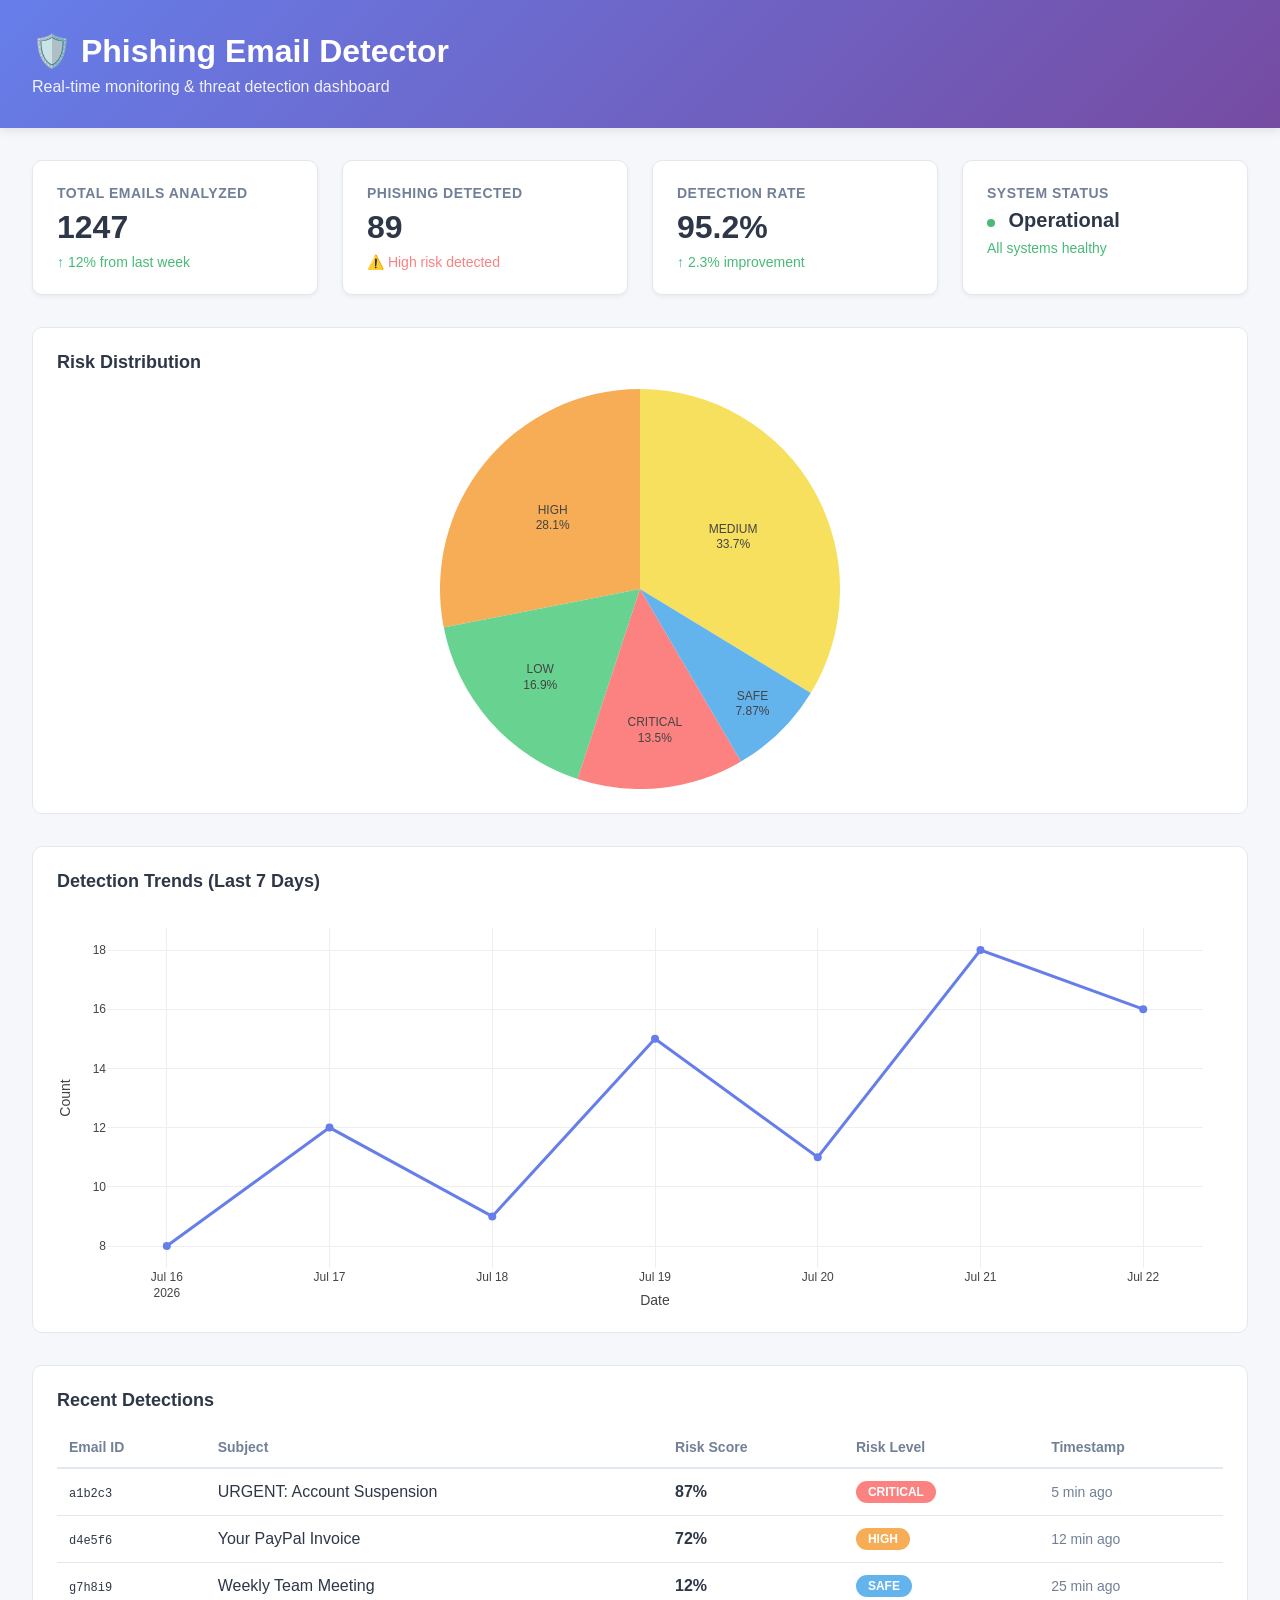
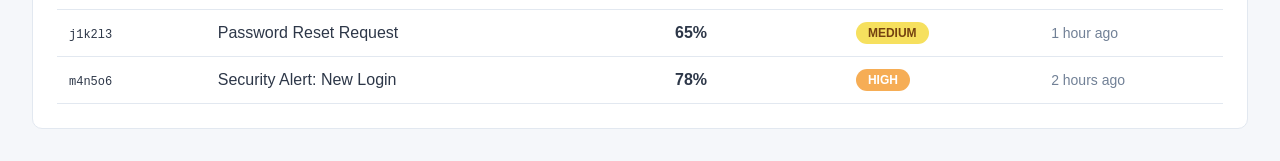
<file: app/templates/dashboard.html>
<!DOCTYPE html>
<html lang="en">
<head>
    <meta charset="UTF-8">
    <meta name="viewport" content="width=device-width, initial-scale=1.0">
    <title>Phishing Email Detector Dashboard</title>
    <script src="https://cdn.plot.ly/plotly-latest.min.js"></script>
    <style>
        * {
            margin: 0;
            padding: 0;
            box-sizing: border-box;
        }
        body {
            font-family: -apple-system, BlinkMacSystemFont, 'Segoe UI', Roboto, Oxygen, Ubuntu, sans-serif;
            background: #f5f7fa;
            color: #2d3748;
        }
        .header {
            background: linear-gradient(135deg, #667eea 0%, #764ba2 100%);
            color: white;
            padding: 2rem;
            box-shadow: 0 2px 10px rgba(0,0,0,0.1);
        }
        .header h1 {
            font-size: 2rem;
            font-weight: 600;
        }
        .header p {
            opacity: 0.9;
            margin-top: 0.5rem;
        }
        .container {
            max-width: 1400px;
            margin: 0 auto;
            padding: 2rem;
        }
        .stats-grid {
            display: grid;
            grid-template-columns: repeat(auto-fit, minmax(250px, 1fr));
            gap: 1.5rem;
            margin-bottom: 2rem;
        }
        .stat-card {
            background: white;
            padding: 1.5rem;
            border-radius: 10px;
            box-shadow: 0 2px 4px rgba(0,0,0,0.05);
            border: 1px solid #e2e8f0;
        }
        .stat-card h3 {
            font-size: 0.875rem;
            text-transform: uppercase;
            color: #718096;
            letter-spacing: 0.5px;
        }
        .stat-card .value {
            font-size: 2rem;
            font-weight: 600;
            margin-top: 0.5rem;
        }
        .stat-card .trend {
            font-size: 0.875rem;
            margin-top: 0.5rem;
            color: #48bb78;
        }
        .chart-container {
            background: white;
            padding: 1.5rem;
            border-radius: 10px;
            border: 1px solid #e2e8f0;
            margin-bottom: 2rem;
        }
        .chart-container h2 {
            font-size: 1.125rem;
            margin-bottom: 1rem;
        }
        .recent-detections {
            background: white;
            padding: 1.5rem;
            border-radius: 10px;
            border: 1px solid #e2e8f0;
        }
        .recent-detections h2 {
            font-size: 1.125rem;
            margin-bottom: 1rem;
        }
        table {
            width: 100%;
            border-collapse: collapse;
        }
        th {
            text-align: left;
            padding: 0.75rem;
            border-bottom: 2px solid #e2e8f0;
            font-weight: 600;
            font-size: 0.875rem;
            color: #718096;
        }
        td {
            padding: 0.75rem;
            border-bottom: 1px solid #e2e8f0;
        }
        .badge {
            display: inline-block;
            padding: 0.25rem 0.75rem;
            border-radius: 9999px;
            font-size: 0.75rem;
            font-weight: 600;
        }
        .badge-critical { background: #fc8181; color: white; }
        .badge-high { background: #f6ad55; color: white; }
        .badge-medium { background: #f6e05e; color: #744210; }
        .badge-low { background: #68d391; color: white; }
        .badge-safe { background: #63b3ed; color: white; }
        .status-dot {
            display: inline-block;
            width: 8px;
            height: 8px;
            border-radius: 50%;
            margin-right: 8px;
        }
        .status-online { background: #48bb78; }
        .status-offline { background: #fc8181; }
    </style>
</head>
<body>
    <div class="header">
        <h1>🛡️ Phishing Email Detector</h1>
        <p>Real-time monitoring & threat detection dashboard</p>
    </div>

    <div class="container">
        <!-- Stats -->
        <div class="stats-grid">
            <div class="stat-card">
                <h3>Total Emails Analyzed</h3>
                <div class="value" id="total-emails">0</div>
                <div class="trend">↑ 12% from last week</div>
            </div>
            <div class="stat-card">
                <h3>Phishing Detected</h3>
                <div class="value" id="phishing-detected">0</div>
                <div class="trend" style="color: #fc8181;">⚠️ High risk detected</div>
            </div>
            <div class="stat-card">
                <h3>Detection Rate</h3>
                <div class="value" id="detection-rate">0%</div>
                <div class="trend">↑ 2.3% improvement</div>
            </div>
            <div class="stat-card">
                <h3>System Status</h3>
                <div class="value" style="font-size: 1.25rem;">
                    <span class="status-dot status-online"></span>
                    Operational
                </div>
                <div class="trend">All systems healthy</div>
            </div>
        </div>

        <!-- Charts -->
        <div class="chart-container">
            <h2>Risk Distribution</h2>
            <div id="risk-chart" style="height: 400px;"></div>
        </div>

        <div class="chart-container">
            <h2>Detection Trends (Last 7 Days)</h2>
            <div id="trend-chart" style="height: 400px;"></div>
        </div>

        <!-- Recent Detections -->
        <div class="recent-detections">
            <h2>Recent Detections</h2>
            <div style="overflow-x: auto;">
                <table>
                    <thead>
                        <tr>
                            <th>Email ID</th>
                            <th>Subject</th>
                            <th>Risk Score</th>
                            <th>Risk Level</th>
                            <th>Timestamp</th>
                        </tr>
                    </thead>
                    <tbody id="recent-detections-body">
                        <!-- Populated by JavaScript -->
                    </tbody>
                </table>
            </div>
        </div>
    </div>

    <script>
        // Sample data - in production, fetch from API
        const sampleData = {
            total: 1247,
            phishing: 89,
            detectionRate: 95.2,
            riskDistribution: {
                critical: 12,
                high: 25,
                medium: 30,
                low: 15,
                safe: 7
            },
            trends: {
                dates: ['2026-07-16', '2026-07-17', '2026-07-18', '2026-07-19', '2026-07-20', '2026-07-21', '2026-07-22'],
                phishing: [8, 12, 9, 15, 11, 18, 16]
            },
            recent: [
                { id: 'a1b2c3', subject: 'URGENT: Account Suspension', score: 87, level: 'CRITICAL', time: '5 min ago' },
                { id: 'd4e5f6', subject: 'Your PayPal Invoice', score: 72, level: 'HIGH', time: '12 min ago' },
                { id: 'g7h8i9', subject: 'Weekly Team Meeting', score: 12, level: 'SAFE', time: '25 min ago' },
                { id: 'j1k2l3', subject: 'Password Reset Request', score: 65, level: 'MEDIUM', time: '1 hour ago' },
                { id: 'm4n5o6', subject: 'Security Alert: New Login', score: 78, level: 'HIGH', time: '2 hours ago' }
            ]
        };

        // Update stats
        document.getElementById('total-emails').textContent = sampleData.total;
        document.getElementById('phishing-detected').textContent = sampleData.phishing;
        document.getElementById('detection-rate').textContent = sampleData.detectionRate + '%';

        // Risk distribution chart
        const riskData = [{
            values: Object.values(sampleData.riskDistribution),
            labels: Object.keys(sampleData.riskDistribution).map(k => k.toUpperCase()),
            type: 'pie',
            marker: {
                colors: ['#fc8181', '#f6ad55', '#f6e05e', '#68d391', '#63b3ed']
            },
            textinfo: 'label+percent',
            hoverinfo: 'label+value+percent'
        }];

        const riskLayout = {
            margin: { t: 0, b: 0, l: 0, r: 0 },
            showlegend: false,
            paper_bgcolor: 'transparent'
        };

        Plotly.newPlot('risk-chart', riskData, riskLayout);

        // Trend chart
        const trendData = [{
            x: sampleData.trends.dates,
            y: sampleData.trends.phishing,
            type: 'scatter',
            mode: 'lines+markers',
            name: 'Phishing Emails',
            line: { color: '#667eea', width: 3 },
            marker: { size: 8 }
        }];

        const trendLayout = {
            margin: { t: 20, b: 40, l: 50, r: 20 },
            xaxis: { title: 'Date' },
            yaxis: { title: 'Count' },
            paper_bgcolor: 'transparent',
            plot_bgcolor: 'transparent'
        };

        Plotly.newPlot('trend-chart', trendData, trendLayout);

        // Recent detections table
        const tableBody = document.getElementById('recent-detections-body');
        sampleData.recent.forEach(item => {
            const row = document.createElement('tr');
            const levelBadge = item.level.toLowerCase();
            row.innerHTML = `
                <td><code style="font-size: 0.75rem;">${item.id}</code></td>
                <td>${item.subject}</td>
                <td><strong>${item.score}%</strong></td>
                <td><span class="badge badge-${levelBadge}">${item.level}</span></td>
                <td style="color: #718096; font-size: 0.875rem;">${item.time}</td>
            `;
            tableBody.appendChild(row);
        });

        // Fetch real data periodically
        async function updateDashboard() {
            try {
                const response = await fetch('/api/stats');
                if (response.ok) {
                    const data = await response.json();
                    // Update UI with real data
                    console.log('Dashboard updated:', data);
                }
            } catch (error) {
                console.error('Failed to fetch dashboard data:', error);
            }
        }

        // Update every 30 seconds
        setInterval(updateDashboard, 30000);
    </script>
</body>
  </html>
</file>
